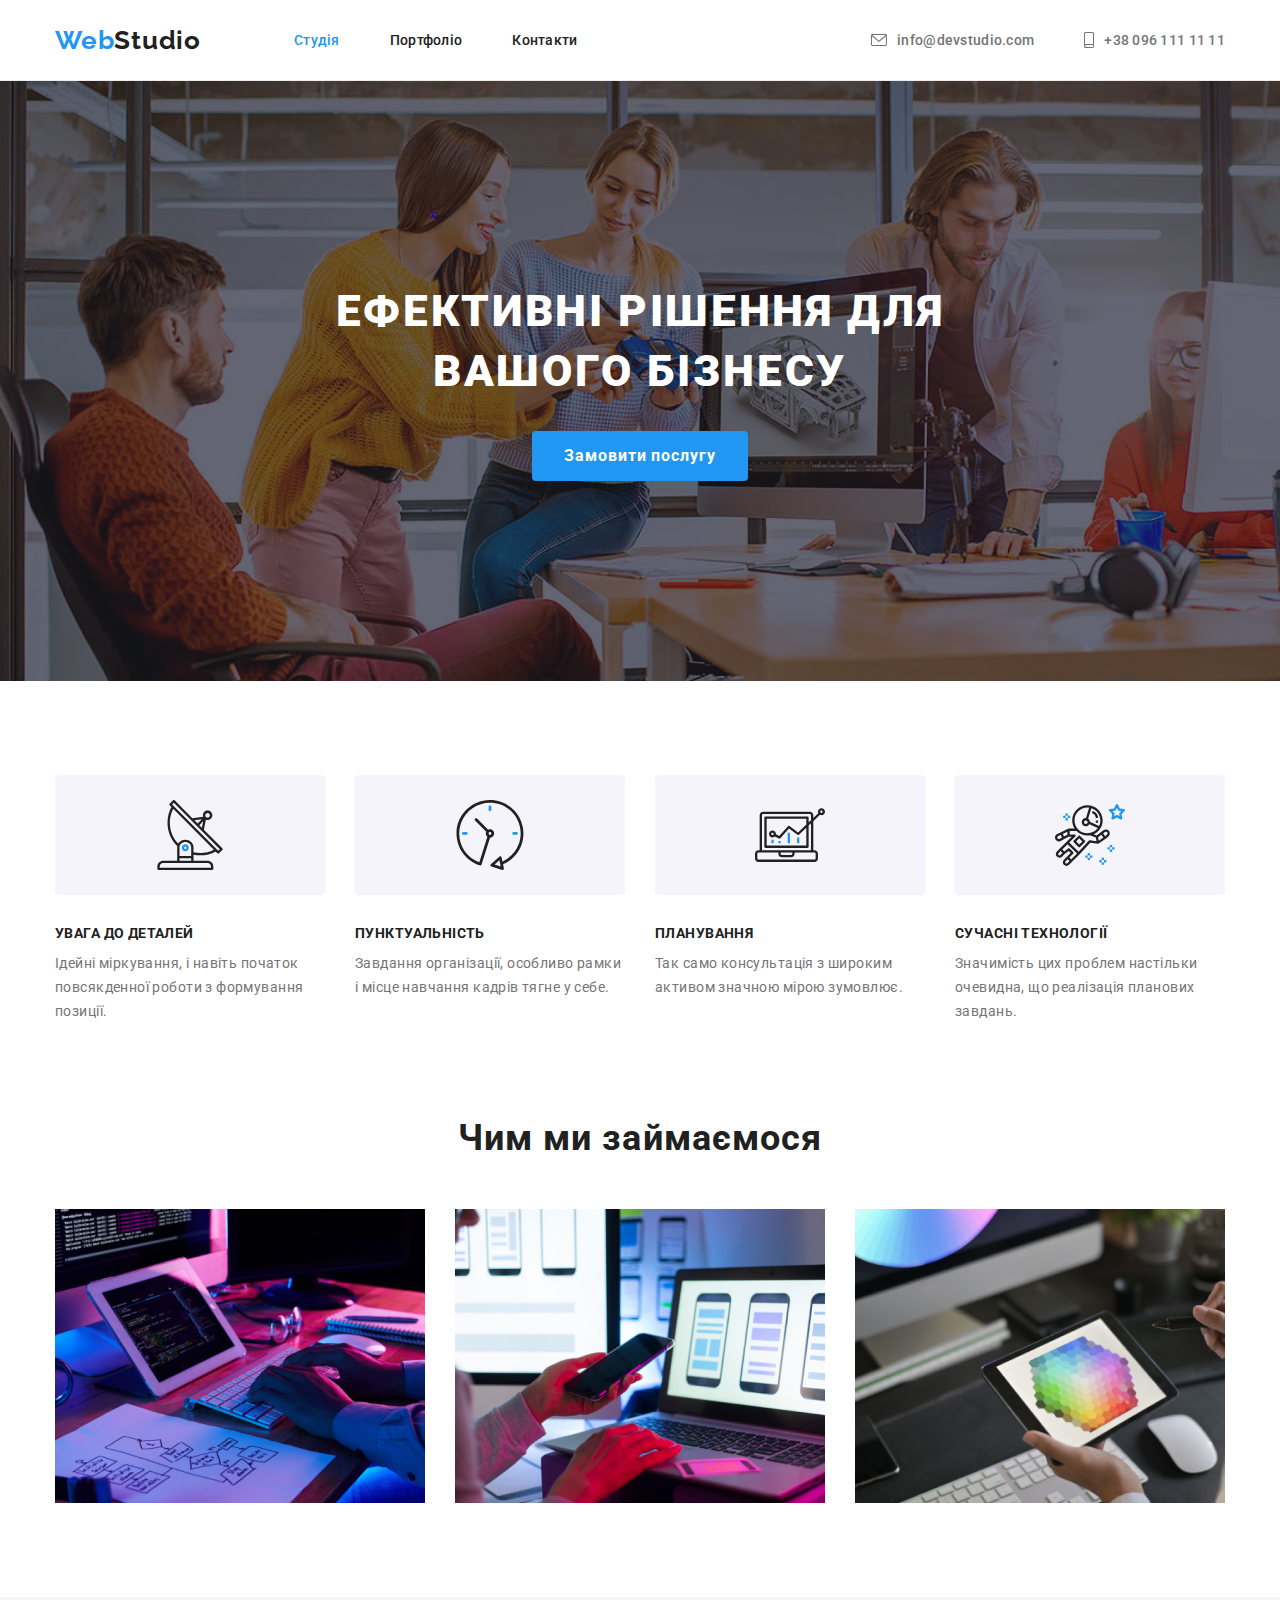
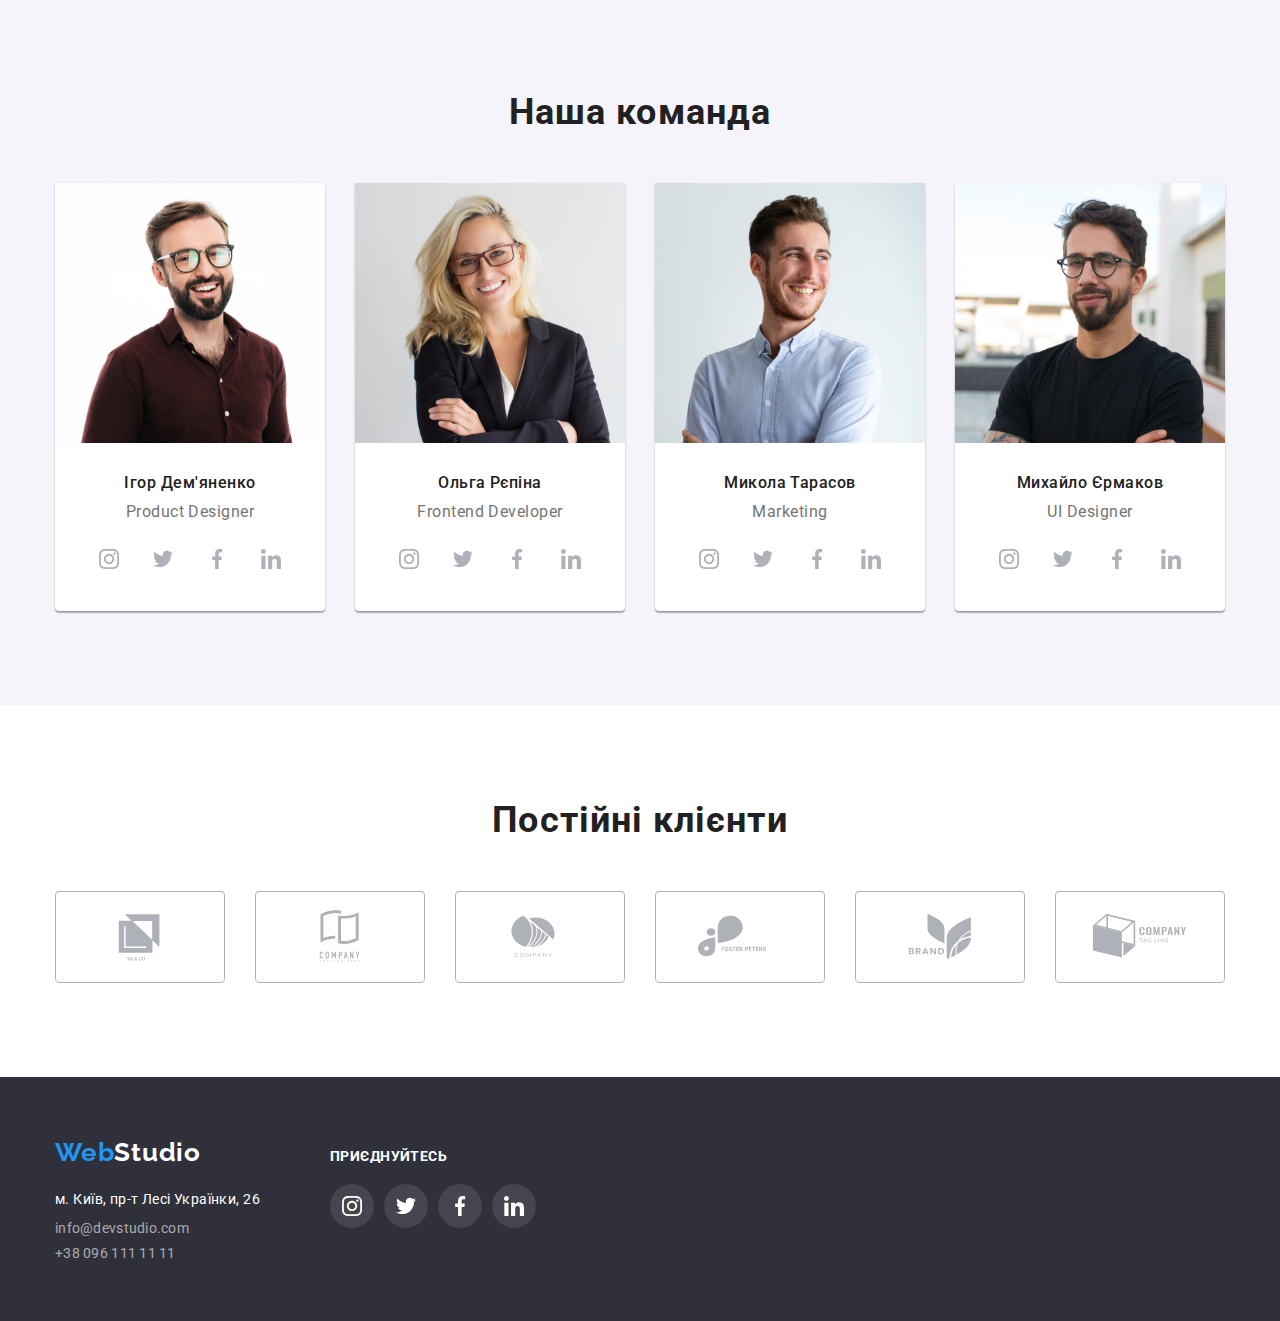
<file: index.html>
<!DOCTYPE html>
<html lang="uk">
<head>
    <meta charset="UTF-8">
    <meta http-equiv="x-ua-compatible" content="IE=edge">
    <meta name="viewport" content="width=device-width, initial-scale=1.0">
    <link
            rel="stylesheet"
            href="https://cdnjs.cloudflare.com/ajax/libs/modern-normalize/1.1.0/modern-normalize.min.css"
    />
    <link rel="preconnect" href="https://fonts.googleapis.com">
    <link rel="preconnect" href="https://fonts.gstatic.com" crossorigin>
    <link href="https://fonts.googleapis.com/css2?family=Raleway:wght@700&family=Roboto:wght@400;500;700;900&display=swap"
          rel="stylesheet">
    <link rel="stylesheet" href="./css/styles.css"/>
    <title>Головна</title>
</head>
<body>
<header class="header">
    <div class="header-nav-main container">
        <nav class="header-nav-main">
            <a class="header-logo" href="./index.html"><span class="logo-pr">Web</span>Studio</a>
            <ul class="header-nav-list">
                <li class="header-nav-list-item">
                    <a class="nav-link current" href="./index.html">Студія</a>
                </li>
                <li class="header-nav-list-item">
                    <a class="nav-link" href="./portfolio.html">Портфоліо</a>
                </li>
                <li class="header-nav-list-item">
                    <a class="nav-link" href="">Контакти</a>
                </li>
            </ul>
        </nav>
        <ul class="header-contact-main">
            <li class="header-contact-item">
                <a class="header-contact-link" href="mailto:info@devstudio.com">
                    <svg class="header-icon" width="16" height="12">
                        <use href="./images/symbol-defs.svg#icon-envelope"></use>
                    </svg>
                    info@devstudio.com</a>
            </li>
            <li class="header-contact-item">
                <a class="header-contact-link" href="tel:+380961111111">
                    <svg class="header-icon" width="10" height="16">
                        <use href="./images/symbol-defs.svg#icon-smartphone"></use>
                    </svg>
                    +38 096 111 11 11</a>
            </li>
        </ul>
    </div>
</header>
<main>
    <section class="banner section">
        <div class="container">
            <h1 class="banner-text">Ефективні рішення для вашого бізнесу</h1>
            <button class="banner-button" type="button">Замовити послугу</button>
        </div>
    </section>
    <section class="section features">
        <div class="container">
            <h2 class="visually-hidden">Особливості</h2>
            <ul class="features-list">
                <li class="features-item">
                    <div class="features-icon-box">
                        <svg class="features-icon" width="70" height="70">
                            <use href="./images/symbol-defs.svg#icon-antenna"></use>
                        </svg>
                    </div>
                    <h3 class="features-title">УВАГА ДО ДЕТАЛЕЙ</h3>
                    <p class="features-text">
                        Ідейні міркування, і навіть початок повсякденної роботи з формування позиції.
                    </p>
                </li>
                <li class="features-item">
                    <div class="features-icon-box">
                        <svg class="features-icon" width="70" height="70">
                            <use href="./images/symbol-defs.svg#icon-clock"></use>
                        </svg>
                    </div>
                    <h3 class="features-title">ПУНКТУАЛЬНІСТЬ</h3>
                    <p class="features-text">
                        Завдання організації, особливо рамки і місце навчання кадрів тягне у себе.
                    </p>
                </li>
                <li class="features-item">
                    <div class="features-icon-box">
                        <svg class="features-icon" width="70" height="70">
                            <use href="./images/symbol-defs.svg#icon-diagram"></use>
                        </svg>
                    </div>
                    <h3 class="features-title">ПЛАНУВАННЯ</h3>
                    <p class="features-text">
                        Так само консультація з широким активом значною мірою зумовлює.
                    </p>
                </li>
                <li class="features-item">
                    <div class="features-icon-box">
                        <svg class="features-icon" width="70" height=70>
                            <use href="./images/symbol-defs.svg#icon-astronaut"></use>
                        </svg>
                    </div>
                    <h3 class="features-title">СУЧАСНІ ТЕХНОЛОГІЇ</h3>
                    <p class="features-text">
                        Значимість цих проблем настільки очевидна, що реалізація планових завдань.
                    </p>
                </li>
            </ul>
        </div>
    </section>
    <section class="section">
        <div class="container">
            <h2 class="section-title">Чим ми займаємося</h2>
            <ul class="work-list">
                <li class="work-item">
                    <img src="images/work-01.jpg" alt="Програмування десктопних додатків" width="370"/>
                </li>
                <li class="work-item">
                    <img src="images/work-02.jpg" alt="Програмування мобільних додатків" width="370"/>
                </li>
                <li class="work-item">
                    <img src="images/work-03.jpg" alt="Робота з дизайнами" width="370"/>
                </li>
            </ul>
        </div>
    </section>
    <section class="team-section section">
        <div class="container">
            <h2 class="section-title">Наша команда</h2>
            <ul class="team-list">
                <li class="team-item">
                    <img src="images/team-01.jpg" alt="Ігор Дем'яненко" width="270"/>
                    <div class="team-wrapper">
                        <h3 class="team-name">Ігор Дем'яненко</h3>
                        <p class="team-position">Product Designer</p>
                        <ul class="team-social-network-list">
                            <li class="team-social-network-item">
                                <a href="https://www.instagram.com/" class="link-icon" target="_blank"
                                   rel="noopener nooreferrer nofollow ">
                                    <svg class="team-icon" width="20" height="20">
                                        <use href="./images/symbol-defs.svg#icon-instagram" class="icon-team-style"></use>
                                    </svg>
                                </a>
                            </li>
                            <li class="team-social-network-item">
                                <a href="https://twitter.com/" class="link-icon" target="_blank" rel="noopener nooreferrer nofollow ">
                                    <svg class="team-icon" width="20" height="20">
                                        <use href="./images/symbol-defs.svg#icon-twitter" class="icon-team-style"></use>
                                    </svg>
                                </a>
                            </li>
                            <li class="team-social-network-item">
                                <a href="https://www.facebook.com/" class="link-icon" target="_blank"
                                   rel="noopener nooreferrer nofollow ">
                                    <svg class="team-icon" width="20" height="20">
                                        <use href="./images/symbol-defs.svg#icon-facebook" class="icon-team-style"></use>
                                    </svg>
                                </a>
                            </li>
                            <li class="team-social-network-item">
                                <a href="https://www.linkedin.com/" class="link-icon" target="_blank"
                                   rel="noopener nooreferrer nofollow ">
                                    <svg class="team-icon" width="20" height="20">
                                        <use href="./images/symbol-defs.svg#icon-linkedin" class="icon-team-style"></use>
                                    </svg>
                                </a>
                            </li>
                        </ul>
                    </div>
                </li>
                <li class="team-item">
                    <img src="images/team-02.jpg" alt="Ольга Рєпіна" width="270"/>
                    <div class="team-wrapper">
                        <h3 class="team-name">Ольга Рєпіна</h3>
                        <p class="team-position">Frontend Developer</p>
                        <ul class="team-social-network-list">
                            <li class="team-social-network-item">
                                <a href="https://www.instagram.com/" class="link-icon" target="_blank"
                                   rel="noopener nooreferrer nofollow ">
                                    <svg class="team-icon" width="20" height="20">
                                        <use href="./images/symbol-defs.svg#icon-instagram" class="icon-team-style"></use>
                                    </svg>
                                </a>
                            </li>
                            <li class="team-social-network-item">
                                <a href="https://twitter.com/" class="link-icon" target="_blank" rel="noopener nooreferrer nofollow ">
                                    <svg class="team-icon" width="20" height="20">
                                        <use href="./images/symbol-defs.svg#icon-twitter" class="icon-team-style"></use>
                                    </svg>
                                </a>
                            </li>
                            <li class="team-social-network-item">
                                <a href="https://www.facebook.com/" class="link-icon" target="_blank"
                                   rel="noopener nooreferrer nofollow ">
                                    <svg class="team-icon" width="20" height="20">
                                        <use href="./images/symbol-defs.svg#icon-facebook" class="icon-team-style"></use>
                                    </svg>
                                </a>
                            </li>
                            <li class="team-social-network-item">
                                <a href="https://www.linkedin.com/" class="link-icon" target="_blank"
                                   rel="noopener nooreferrer nofollow ">
                                    <svg class="team-icon" width="20" height="20">
                                        <use href="./images/symbol-defs.svg#icon-linkedin" class="icon-team-style"></use>
                                    </svg>
                                </a>
                            </li>
                        </ul>
                    </div>
                </li>
                <li class="team-item">
                    <img src="images/team-03.jpg" alt="Микола Тарасов" width="270"/>
                    <div class="team-wrapper">
                        <h3 class="team-name">Микола Тарасов</h3>
                        <p class="team-position">Marketing</p>
                        <ul class="team-social-network-list">
                            <li class="team-social-network-item">
                                <a href="https://www.instagram.com/" class="link-icon" target="_blank"
                                   rel="noopener nooreferrer nofollow ">
                                    <svg class="team-icon" width="20" height="20">
                                        <use href="./images/symbol-defs.svg#icon-instagram" class="icon-team-style"></use>
                                    </svg>
                                </a>
                            </li>
                            <li class="team-social-network-item">
                                <a href="https://twitter.com/" class="link-icon" target="_blank" rel="noopener nooreferrer nofollow ">
                                    <svg class="team-icon" width="20" height="20">
                                        <use href="./images/symbol-defs.svg#icon-twitter" class="icon-team-style"></use>
                                    </svg>
                                </a>
                            </li>
                            <li class="team-social-network-item">
                                <a href="https://www.facebook.com/" class="link-icon" target="_blank"
                                   rel="noopener nooreferrer nofollow ">
                                    <svg class="team-icon" width="20" height="20">
                                        <use href="./images/symbol-defs.svg#icon-facebook" class="icon-team-style"></use>
                                    </svg>
                                </a>
                            </li>
                            <li class="team-social-network-item">
                                <a href="https://www.linkedin.com/" class="link-icon" target="_blank"
                                   rel="noopener nooreferrer nofollow ">
                                    <svg class="team-icon" width="20" height="20">
                                        <use href="./images/symbol-defs.svg#icon-linkedin" class="icon-team-style"></use>
                                    </svg>
                                </a>
                            </li>
                        </ul>
                    </div>
                </li>
                <li class="team-item">
                    <img src="images/team-04.jpg" alt="Михайло Єрмаков" width="270"/>
                    <div class="team-wrapper">
                        <h3 class="team-name">Михайло Єрмаков</h3>
                        <p class="team-position">UI Designer</p>
                        <ul class="team-social-network-list">
                            <li class="team-social-network-item">
                                <a href="https://www.instagram.com/" class="link-icon" target="_blank"
                                   rel="noopener nooreferrer nofollow ">
                                    <svg class="team-icon" width="20" height="20">
                                        <use href="./images/symbol-defs.svg#icon-instagram" class="icon-team-style"></use>
                                    </svg>
                                </a>
                            </li>
                            <li class="team-social-network-item">
                                <a href="https://twitter.com/" class="link-icon" target="_blank" rel="noopener nooreferrer nofollow ">
                                    <svg class="team-icon" width="20" height="20">
                                        <use href="./images/symbol-defs.svg#icon-twitter" class="icon-team-style"></use>
                                    </svg>
                                </a>
                            </li>
                            <li class="team-social-network-item">
                                <a href="https://www.facebook.com/" class="link-icon" target="_blank"
                                   rel="noopener nooreferrer nofollow ">
                                    <svg class="team-icon" width="20" height="20">
                                        <use href="./images/symbol-defs.svg#icon-facebook" class="icon-team-style"></use>
                                    </svg>
                                </a>
                            </li>
                            <li class="team-social-network-item">
                                <a href="https://www.linkedin.com/" class="link-icon" target="_blank"
                                   rel="noopener nooreferrer nofollow ">
                                    <svg class="team-icon" width="20" height="20">
                                        <use href="./images/symbol-defs.svg#icon-linkedin" class="icon-team-style"></use>
                                    </svg>
                                </a>
                            </li>
                        </ul>
                    </div>
                </li>
            </ul>
        </div>
    </section>
    <section class="customers section">
        <div class="container">
            <h2 class="customers-title">Постійні клієнти</h2>
            <ul class="customers-list">
                <li class="customers-item">
                    <a class="customers-link" href="">
                    <svg class="customers-icon" width="106" height="60">
                        <use href="./images/symbol-defs.svg#icon-Logo-1"></use>
                    </svg>
                    </a>
                </li>
                <li class="customers-item">
                    <a class="customers-link" href="">
                    <svg class="customers-icon" width="106" height="60">
                        <use href="./images/symbol-defs.svg#icon-Logo-2"></use>
                    </svg>
                    </a>
                </li>
                <li class="customers-item">
                    <a class="customers-link" href="">
                    <svg class="header-icon" width="106" height="60">
                        <use href="./images/symbol-defs.svg#icon-Logo-3"></use>
                    </svg>
                    </a>
                </li>
                <li class="customers-item">
                    <a class="customers-link" href="">
                    <svg class="customers-icon" width="106" height="60">
                        <use href="./images/symbol-defs.svg#icon-Logo-4"></use>
                    </svg>
                    </a>
                </li>
                <li class="customers-item">
                    <a class="customers-link" href="">
                    <svg class="customers-icon" width="106" height="60">
                        <use href="./images/symbol-defs.svg#icon-Logo-5"></use>
                    </svg>
                    </a>
                </li>
                <li class="customers-item">
                    <a class="customers-link" href="">
                    <svg class="customers-icon" width="106" height="60">
                        <use href="./images/symbol-defs.svg#icon-Logo-6"></use>
                    </svg>
                    </a>
                </li>
            </ul>
        </div>
    </section>
</main>
<footer class="footer">
    <div class="container footer-box">
        <div>
        <a class="footer-logo" href="./index.html"><span class="logo-pr">Web</span>Studio</a>
        <address class="footer-address-main">
            <ul class="footer-address-list">
                <li class="footer-address-item">
                    <a class="address-link" href="https://goo.gl/maps/iiFqqTPr8g5T6caD6"
                       target="_blank">м. Київ, пр-т Лесі Українки, 26</a>
                </li>
                <li class="footer-address-item">
                    <a class="contact-link-footer" href="mailto:info@devstudio.com">info@devstudio.com</a>
                </li>
                <li class="footer-address-item">
                    <a class="contact-link-footer" href="tel:+380961111111">+38 096 111 11 11</a>
                </li>
            </ul>
        </address>
        </div>
        <div class="footer-social-container">
            <h2 class="footer-social-title">Приєднуйтесь</h2>
            <ul class="footer-social-list">
                <li class="footer-social-item">
                    <a class="link-social" href="https://www.instagram.com/" target="_blank"
                       rel="noopener nooreferrer nofollow ">
                        <svg class="icon-social" width="20" height="20">
                            <use href="./images/symbol-defs.svg#icon-instagram"></use>
                        </svg>
                    </a>
                </li>
                <li class="footer-social-item">
                    <a class="link-social" href="https://twitter.com/" target="_blank"
                       rel="noopener nooreferrer nofollow ">
                        <svg class="icon-social" width="20" height="20">
                            <use href="./images/symbol-defs.svg#icon-twitter"></use>
                        </svg>
                    </a>
                </li>
                <li class="footer-social-item">
                    <a class="link-social" href="https://www.facebook.com/" target="_blank"
                       rel="noopener nooreferrer nofollow ">
                        <svg class="icon-social" width="20" height="20">
                            <use href="./images/symbol-defs.svg#icon-facebook"></use>
                        </svg>
                    </a>
                </li>
                <li class="footer-social-item">
                    <a class="link-social" href="https://www.linkedin.com/" target="_blank"
                       rel="noopener nooreferrer nofollow ">
                        <svg class="icon-social" width="20" height="20">
                            <use href="./images/symbol-defs.svg#icon-linkedin"></use>
                        </svg>
                    </a>
                </li>
            </ul>
        </div>
    </div>
</footer>
</body>
</html>
</file>
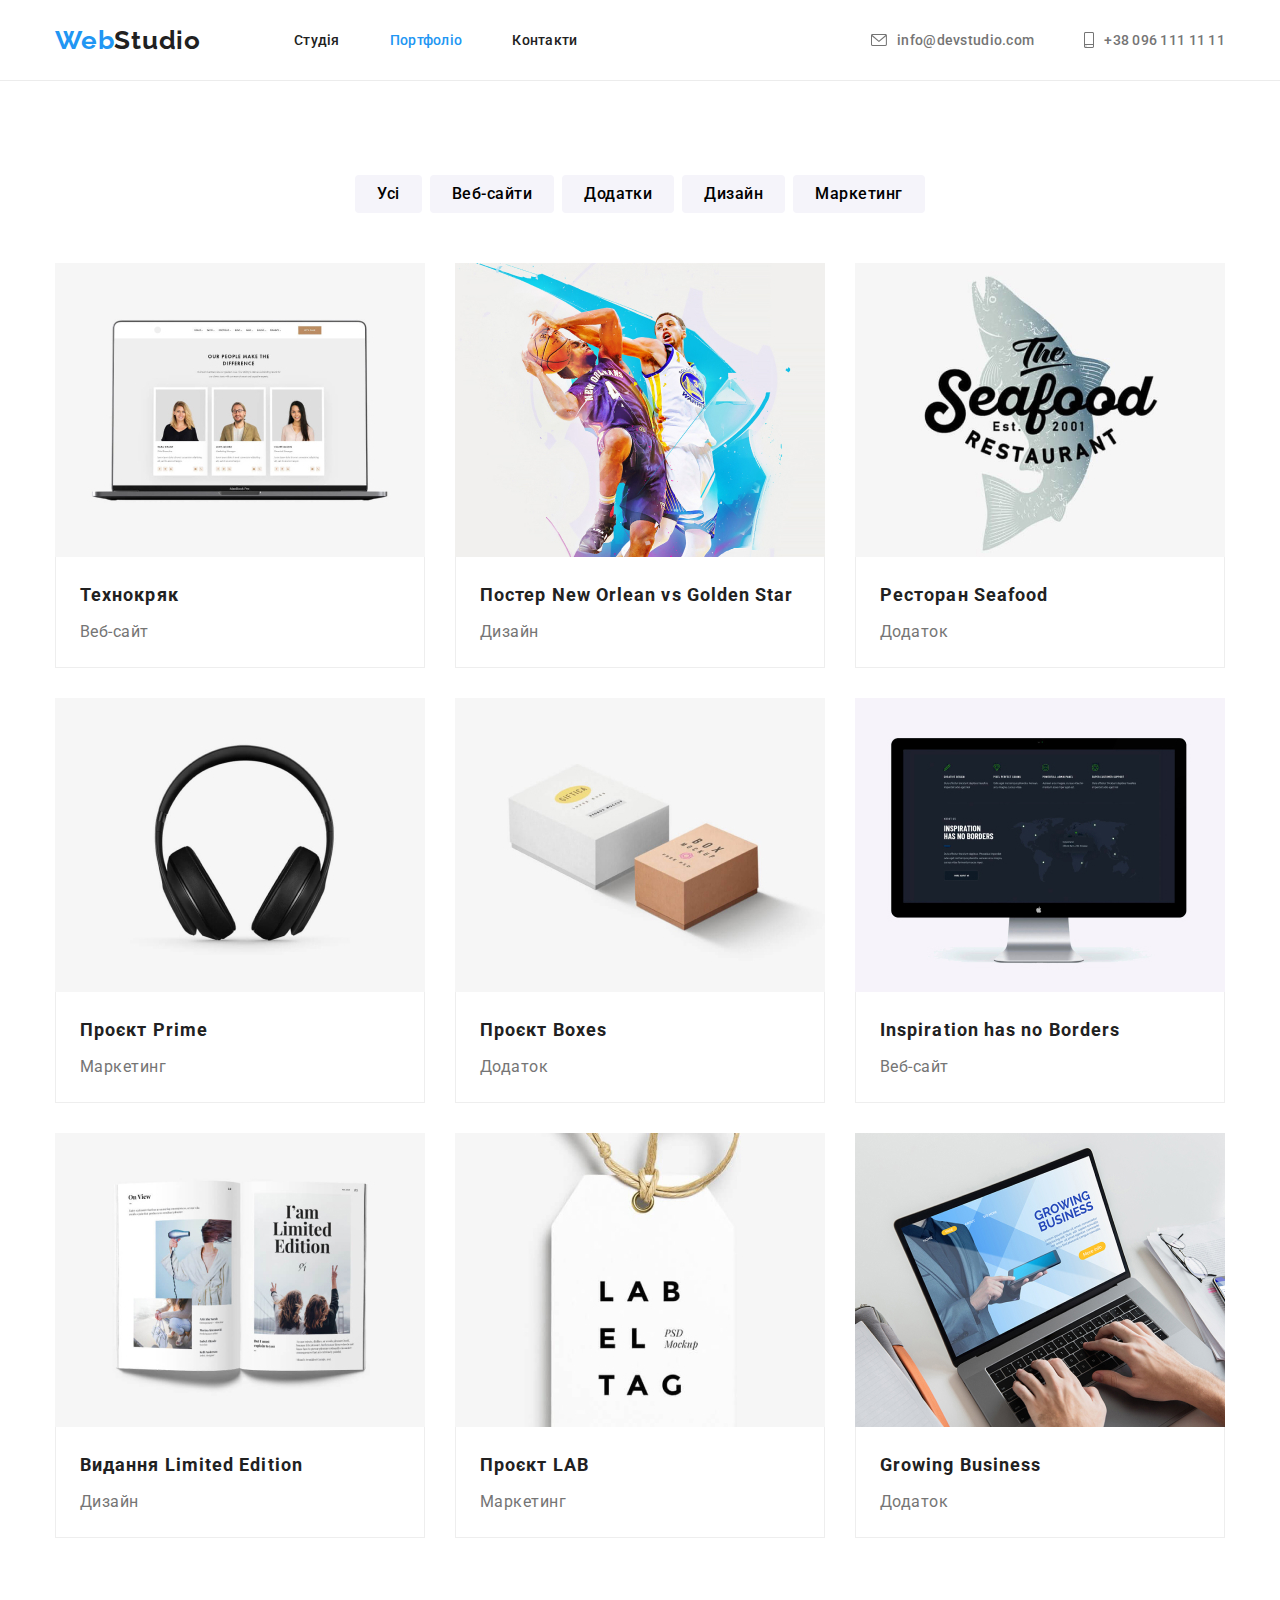
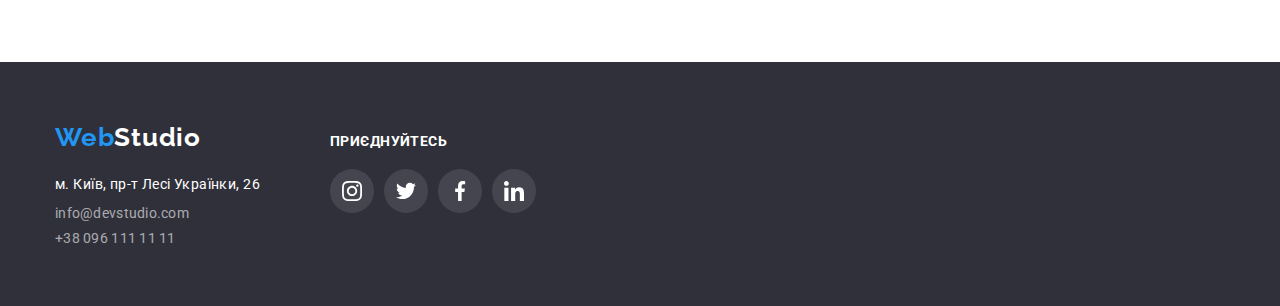
<file: portfolio.html>
<!DOCTYPE html>
<html lang="uk">
<head>
    <meta charset="UTF-8">
    <meta http-equiv="x-ua-compatible" content="IE=edge">
    <meta name="viewport" content="width=device-width, initial-scale=1.0">
    <link
            rel="stylesheet"
            href="https://cdnjs.cloudflare.com/ajax/libs/modern-normalize/1.0.0/modern-normalize.min.css"
    />
    <link rel="preconnect" href="https://fonts.googleapis.com">
    <link rel="preconnect" href="https://fonts.gstatic.com" crossorigin>
    <link href="https://fonts.googleapis.com/css2?family=Raleway:wght@700&family=Roboto:wght@400;500;700;900&display=swap"
          rel="stylesheet">
    <link rel="stylesheet" href="./css/styles.css"/>
    <title>Портфоліо</title>
</head>
<body>
<header class="header">
    <div class="header-nav-main container">
        <nav class="header-nav-main">
            <a class="header-logo" href="./index.html"><span class="logo-pr">Web</span>Studio</a>
            <ul class="header-nav-list">
                <li class="header-nav-list-item">
                    <a class="nav-link" href="./index.html">Студія</a>
                </li>
                <li class="header-nav-list-item">
                    <a class="nav-link current" href="./portfolio.html">Портфоліо</a>
                </li>
                <li class="header-nav-list-item">
                    <a class="nav-link" href="">Контакти</a>
                </li>
            </ul>
        </nav>
        <ul class="header-contact-main">
            <li class="header-contact-item">
                <a class="header-contact-link" href="mailto:info@devstudio.com">
                    <svg class="header-icon" width="16" height="12">
                        <use href="./images/symbol-defs.svg#icon-envelope"></use>
                    </svg>
                    info@devstudio.com</a>
            </li>
            <li class="header-contact-item">
                <a class="header-contact-link" href="tel:+380961111111">
                    <svg class="header-icon" width="10" height="16">
                        <use href="./images/symbol-defs.svg#icon-smartphone"></use>
                    </svg>
                    +38 096 111 11 11</a>
            </li>
        </ul>
    </div>
</header>
<main>
    <section class="section">
        <div class="container">
            <h2 class="visually-hidden">Проєкти</h2>
            <ul class="filter-list">
                <li class="filter-item">
                    <button type="button" class="filter-button">Усі</button>
                </li>
                <li class="filter-item">
                    <button type="button" class="filter-button">Веб-сайти</button>
                </li>
                <li class="filter-item">
                    <button type="button" class="filter-button">Додатки</button>
                </li>
                <li class="filter-item">
                    <button type="button" class="filter-button">Дизайн</button>
                </li>
                <li class="filter-item">
                    <button type="button" class="filter-button">Маркетинг</button>
                </li>
            </ul>
            <ul class="projects-list">
                <li class="projects-item">
                    <a href="" class="project-link">
                        <img src="images/project-01.jpg" alt="Ноутбук" width="370"/>
                        <div class="project-wrapper">
                            <h3 class="project-name">Технокряк</h3>
                            <p class="project-type">Веб-сайт</p>
                        </div>
                    </a>
                </li>
                <li class="projects-item">
                    <a href="" class="project-link">
                        <img src="images/project-02.jpg" alt="Постер" width="370"/>
                        <div class="project-wrapper">
                            <h3 class="project-name">Постер New Orlean vs Golden Star</h3>
                            <p class="project-type">Дизайн</p>
                        </div>
                    </a>
                </li>
                <li class="projects-item">
                    <a href="" class="project-link">
                        <img src="images/project-03.jpg" alt="Постер" width="370"/>
                        <div class="project-wrapper">
                            <h3 class="project-name">Ресторан Seafood</h3>
                            <p class="project-type">Додаток</p>
                        </div>
                    </a>
                </li>
                <li class="projects-item">
                    <a href="" class="project-link">
                        <img src="images/project-04.jpg" alt="Навушники" width="370"/>
                        <div class="project-wrapper">
                            <h3 class="project-name">Проєкт Prime</h3>
                            <p class="project-type">Маркетинг</p>
                        </div>
                    </a>
                </li>
                <li class="projects-item">
                    <a href="" class="project-link">
                        <img src="images/project-05.jpg" alt="Коробки" width="370"/>
                        <div class="project-wrapper">
                            <h3 class="project-name">Проєкт Boxes</h3>
                            <p class="project-type">Додаток</p>
                        </div>
                    </a>
                </li>
                <li class="projects-item">
                    <a href="" class="project-link">
                        <img src="images/project-06.jpg" alt="Монітор" width="370"/>
                        <div class="project-wrapper">
                            <h3 class="project-name">Inspiration has no Borders</h3>
                            <p class="project-type">Веб-сайт</p>
                        </div>
                    </a>
                </li>
                <li class="projects-item">
                    <a href="" class="project-link">
                        <img src="images/project-07.jpg" alt="Журнал" width="370"/>
                        <div class="project-wrapper">
                            <h3 class="project-name">Видання Limited Edition</h3>
                            <p class="project-type">Дизайн</p>
                        </div>
                    </a>
                </li>
                <li class="projects-item">
                    <a href="" class="project-link">
                        <img src="images/project-08.jpg" alt="Етикетка" width="370"/>
                        <div class="project-wrapper">
                            <h3 class="project-name">Проєкт LAB</h3>
                            <p class="project-type">Маркетинг</p>
                        </div>
                    </a>
                </li>
                <li class="projects-item">
                    <a href="" class="project-link">
                        <img src="images/project-09.jpg" alt="Ноутбук" width="370"/>
                        <div class="project-wrapper">
                            <h3 class="project-name">Growing Business</h3>
                            <p class="project-type">Додаток</p>
                        </div>
                    </a>
                </li>
            </ul>
        </div>
    </section>
</main>
<footer class="footer">
    <div class="container footer-box">
        <div>
            <a class="footer-logo" href="./index.html"><span class="logo-pr">Web</span>Studio</a>
            <address class="footer-address-main">
                <ul class="footer-address-list">
                    <li class="footer-address-item">
                        <a class="address-link" href="https://goo.gl/maps/iiFqqTPr8g5T6caD6"
                           target="_blank">м. Київ, пр-т Лесі Українки, 26</a>
                    </li>
                    <li class="footer-address-item">
                        <a class="contact-link-footer" href="mailto:info@devstudio.com">info@devstudio.com</a>
                    </li>
                    <li class="footer-address-item">
                        <a class="contact-link-footer" href="tel:+380961111111">+38 096 111 11 11</a>
                    </li>
                </ul>
            </address>
        </div>
        <div class="footer-social-container">
            <h2 class="footer-social-title">Приєднуйтесь</h2>
            <ul class="footer-social-list">
                <li class="footer-social-item">
                    <a class="link-social" href="https://www.instagram.com/" target="_blank"
                       rel="noopener nooreferrer nofollow ">
                        <svg class="icon-social" width="20" height="20">
                            <use href="./images/symbol-defs.svg#icon-instagram"></use>
                        </svg>
                    </a>
                </li>
                <li class="footer-social-item">
                    <a class="link-social" href="https://twitter.com/" target="_blank"
                       rel="noopener nooreferrer nofollow ">
                        <svg class="icon-social" width="20" height="20">
                            <use href="./images/symbol-defs.svg#icon-twitter"></use>
                        </svg>
                    </a>
                </li>
                <li class="footer-social-item">
                    <a class="link-social" href="https://www.facebook.com/" target="_blank"
                       rel="noopener nooreferrer nofollow ">
                        <svg class="icon-social" width="20" height="20">
                            <use href="./images/symbol-defs.svg#icon-facebook"></use>
                        </svg>
                    </a>
                </li>
                <li class="footer-social-item">
                    <a class="link-social" href="https://www.linkedin.com/" target="_blank"
                       rel="noopener nooreferrer nofollow ">
                        <svg class="icon-social" width="20" height="20">
                            <use href="./images/symbol-defs.svg#icon-linkedin"></use>
                        </svg>
                    </a>
                </li>
            </ul>
        </div>
    </div>
</footer>
</body>
</html>
</file>
<file: css/styles.css>
:root {
    --primary-text-color: #212121;
    --primary-white-color: #FFF;
    --secundary-text-color: #757575;
    --actent-color: #2196F3;
}

body {
    font-family: Roboto, sans-serif;
    color: var(--primary-text-color);
    font-size: 14px;
}

ul {
    list-style: none;
    padding: 0;
    margin:0 ;
}

h1,h2,h3,h4,h5,h6,p {
    margin: 0;
}

a {
    text-decoration: none;
}

img {
    display: block;
}

.container{
    width: 1200px;
    margin-left: auto;
    margin-right: auto;
    padding-left: 15px;
    padding-right: 15px;
}

.header {
    border-bottom: 1px solid #ECECEC;
}

.header-nav-main {
    display: flex;
    align-items: center;

}

.header-nav-list{
    display: flex;
    margin-left: 93px;
    padding: 0;

}

.header-nav-list .header-nav-list-item:not(:last-child) {
    margin-right: 50px;
}


.header-contact-main {
    display: flex;
    margin-left: auto;
    align-items: center;
}

.header-contact-main .header-contact-item:not(:last-child) {
    margin-right: 50px;
}

.section {
    padding-top: 94px;
    padding-bottom: 94px;
}

.header-logo {
    color: var(--primary-text-color);
    font-family: Raleway, sans-serif;
    font-size: 26px;
    font-weight: 700;
    line-height: normal;
    letter-spacing: 0.78px;
}

.nav-link {
    color: var(--primary-text-color);
    font-weight: 500;
    line-height: normal;
    letter-spacing: 0.28px;
    display: block;
    padding: 32px 0;
}

.nav-link:hover,
.nav-link:focus {
    color: var(--actent-color);
}

.nav-link.current{
    color: var(--actent-color);
}

.header-contact-link {
    display: flex;
    align-items: center;
    color: var(--secundary-text-color);
    font-weight: 500;
    line-height: normal;
    letter-spacing: 0.28px;
}

.header-contact-link:hover,
.header-contact-link:focus {
    color: var(--actent-color);
}

.header-icon{
    margin-right: 10px;
    fill: currentColor;
}

.banner{
    max-width: 1600px;
    margin-left: auto;
    margin-right: auto;
    padding: 200px 0;
    text-align: center;
    background-image:linear-gradient(to right, rgba(47, 48, 58, 0.4), rgba(47, 48, 58, 0.4)),
    url('../images/banner-background.jpg');
}


.banner-text {
    color: var(--primary-white-color);
    font-size: 44px;
    font-weight: 900;
    line-height: 60px;
    letter-spacing: 2.64px;
    text-transform: uppercase;
    max-width: 696px;
    margin: 0 auto 30px;
}

.banner-button {
    color: var(--primary-white-color);
    text-align: center;
    font-size: 16px;
    font-weight: 700;
    line-height: 30px;
    letter-spacing: 0.96px;
    background-color: #2196F3;
    border: none;
    border-radius: 4px;
    cursor: pointer;
    width: 216px;
    height: 50px;
    flex-shrink: 0;
}

.banner-button:hover,
.banner-button:focus {
    background-color: #188CE8;
}

.visually-hidden {
    position: absolute;
    width: 1px;
    height: 1px;
    margin: -1px;
    border: 0;
    padding: 0;

    white-space: nowrap;
    clip-path: inset(100%);
    clip: rect(0 0 0 0);
    overflow: hidden;
}

.features {
    padding-bottom: 0;
}

.features-icon-box {
    display: flex;
    justify-content: center;
    align-items: center;
    width: 270px;
    height: 120px;
    margin-bottom: 30px;
    background-color: #F5F4FA;
    border-radius: 4px;
}

.features-list {
    display: flex;
}

.features-item {
    width: 270px;
}

.features-list .features-item:not(:last-child) {
    margin-right: 30px;
}

.features-title {
    font-weight: 700;
    line-height: normal;
    font-size: 14px;
    letter-spacing: 0.42px;
    text-transform: uppercase;
    margin-bottom: 10px;
}

.features-text {
    color: var(--secundary-text-color);
    line-height: 24px;
    letter-spacing: 0.42px;
}

.section-title {
    text-align: center;
    font-size: 36px;
    font-weight: 700;
    line-height: normal;
    letter-spacing: 1.08px;
    margin-bottom: 50px;
}

.work-list {
    display: flex;
}

.work-list .work-item:not(:last-child) {
    margin-right: 30px;
}

.team-section {
    background-color: #F5F4FA;
}

.team-list {
    display: flex;
}

.team-wrapper {
    padding: 30px 0;
}

.team-item {
    background-color: var(--primary-white-color);
    border-radius: 0 0 4px 4px;
    box-shadow: 0 2px 1px 0 rgba(0, 0, 0, 0.20), 0 1px 1px 0 rgba(0, 0, 0, 0.14), 0 1px 3px 0 rgba(0, 0, 0, 0.12);
}

.team-list .team-item:not(:last-child) {
    margin-right: 30px;
}

.team-name {
    text-align: center;
    font-size: 16px;
    font-weight: 500;
    line-height: normal;
    letter-spacing: 0.48px;
    margin-bottom: 10px;
}

.team-position {
    color: var(--secundary-text-color);
    text-align: center;
    font-size: 16px;
    line-height: normal;
    letter-spacing: 0.48px;
    margin-bottom: 16px;
}

.team-social-network-list {
    display: flex;
    justify-content: center;
    align-items: center;
}

.team-social-network-item {
    width: 44px;
    height: 44px;
}
.link-icon {
    display: flex;
    align-items: center;
    justify-content: center;
    width: 100%;
    height: 100%;
    border-radius: 50%;
    color:#AFB1B8;
}

.team-social-network-list .team-social-network-item:not(:last-child) {
    margin-right: 10px;
}

.link-icon {
    background-color: #FFF;
    color: #AFB1B8;
}

.link-icon:hover,
.link-icon:focus {
    background-color: var(--actent-color);
    color: #FFF;
}

.team-icon {
    fill: currentColor;
}

.customers-title{
    text-align: center;
    font-size: 36px;
    font-weight: 700;
    line-height: normal;
    letter-spacing: 1.08px;
    margin-bottom: 50px;
}

.customers-list{
    display: flex;
}
.customers-link{
    width: 170px;
    height: 92px;
    border-radius: 4px;
    border: 1px solid #AFB1B8;
    cursor: pointer;
    display: flex;
    justify-content: center;
    align-items: center;
    color: #AFB1B8;
}

.customers-list .customers-item:not(:last-child) {
    margin-right: 30px;
}

.customers-link:hover,
.customers-link:focus {
    border-color: var(--actent-color);
    color: var(--actent-color);
}

.customers-icon {
    fill: currentColor;
}

.footer {
    padding: 60px 0;
    background-color: #2F303A;;
}

.footer-logo {
    color: var(--primary-white-color);
    font-family: Raleway, sans-serif;
    font-size: 26px;
    font-weight: 700;
    line-height: normal;
    letter-spacing: 0.78px;
}
.contact-link-footer {
    color: rgba(255, 255, 255, 0.60);
    font-weight: 400;
    line-height: normal;
    font-style: normal;
    letter-spacing: 0.28px;
}

.contact-link-footer:hover,
.contact-link-footer:focus {
    color: var(--actent-color);
}

.logo-pr {
    color: var(--actent-color);
}

.footer-address-main{
    margin-top: 20px;
}

.footer-address-list {
    display: flex;
    flex-direction: column;
}

.footer-address-list .footer-address-item:not(:last-child) {
    margin-bottom: 9px;
}

.address-link {
    color: var(--primary-white-color);
    line-height: 24px;
    font-weight: 400;
    font-style: normal;
    letter-spacing: 0.42px;
}

.address-link:hover,
.address-link:focus {
    color: var(--actent-color);
}

.footer-box {
    display: flex;
    align-items: baseline;
}

.footer-social-container {
    margin-left: 70px;
}

.footer-social-title {
    color: var(--primary-white-color);
    font-size: 14px;
    font-style: normal;
    font-weight: 700;
    line-height: normal;
    letter-spacing: 0.42px;
    text-transform: uppercase;
    margin-bottom: 20px;
}

.footer-social-list{
    display: flex;
    justify-content: center;
}

.footer-social-list .footer-social-item:not(:last-child) {
    margin-right: 10px;
}

.footer-social-item {
    height: 44px;
    width: 44px;
}

.link-social {
    background-color:#FFFFFF1A;
    color: var(--primary-white-color);
    display: flex;
    align-items: center;
    justify-content: center;
    width: 100%;
    height: 100%;
    border-radius: 50%;
}

.link-social:hover,
.link-social:focus {
    background-color: var(--actent-color);
}

.icon-social {
    fill: currentColor;
}

.filter-list {
    display: flex;
    justify-content: center;
    margin-bottom: 50px;
}

.filter-list .filter-item:not(:last-child) {
    margin-right: 8px;
}

.filter-button {
    text-align: center;
    font-size: 16px;
    font-weight: 500;
    line-height: 26px;
    letter-spacing: 0.48px;
    border: none;
    background-color: #F5F4FA;
    border-radius: 4px;
    cursor: pointer;
    height: 38px;
    padding: 6px 22px;
}

.filter-button:hover,
.filter-button:focus {
    color: var(--primary-white-color);
    background-color: var(--actent-color);
    box-shadow: 0 2px 2px 0 rgba(0, 0, 0, 0.12), 0 1px 2px 0 rgba(0, 0, 0, 0.08), 0 3px 1px 0 rgba(0, 0, 0, 0.10);
}

.projects-list {
    display: flex;
    flex-wrap: wrap;
}

.projects-item {
    width: 370px;
    margin-bottom:30px;
    margin-right: 30px;
}

.project-link {
    display: block;
}

.project-link:hover {
    box-shadow: 1px 4px 6px 0 rgba(0, 0, 0, 0.16), 0 4px 4px 0 rgba(0, 0, 0, 0.06), 0 1px 1px 0 rgba(0, 0, 0, 0.12);
}

.projects-list .projects-item:nth-child(3n + 3) {
    margin-right: 0;
}

.project-name {
    color: var(--primary-text-color);
    font-size: 18px;
    font-weight: 700;
    line-height: 36px;
    letter-spacing: 1.08px;
    margin-bottom: 4px;
}

.project-wrapper {
    padding: 20px 24px;
    background-color: var(--primary-white-color);
    border: 1px solid #EEE;
    border-top: none;
}

.project-type {
    color: var(--secundary-text-color);
    font-size: 16px;
    line-height: 30px;
    letter-spacing: 0.48px;
}
</file>
